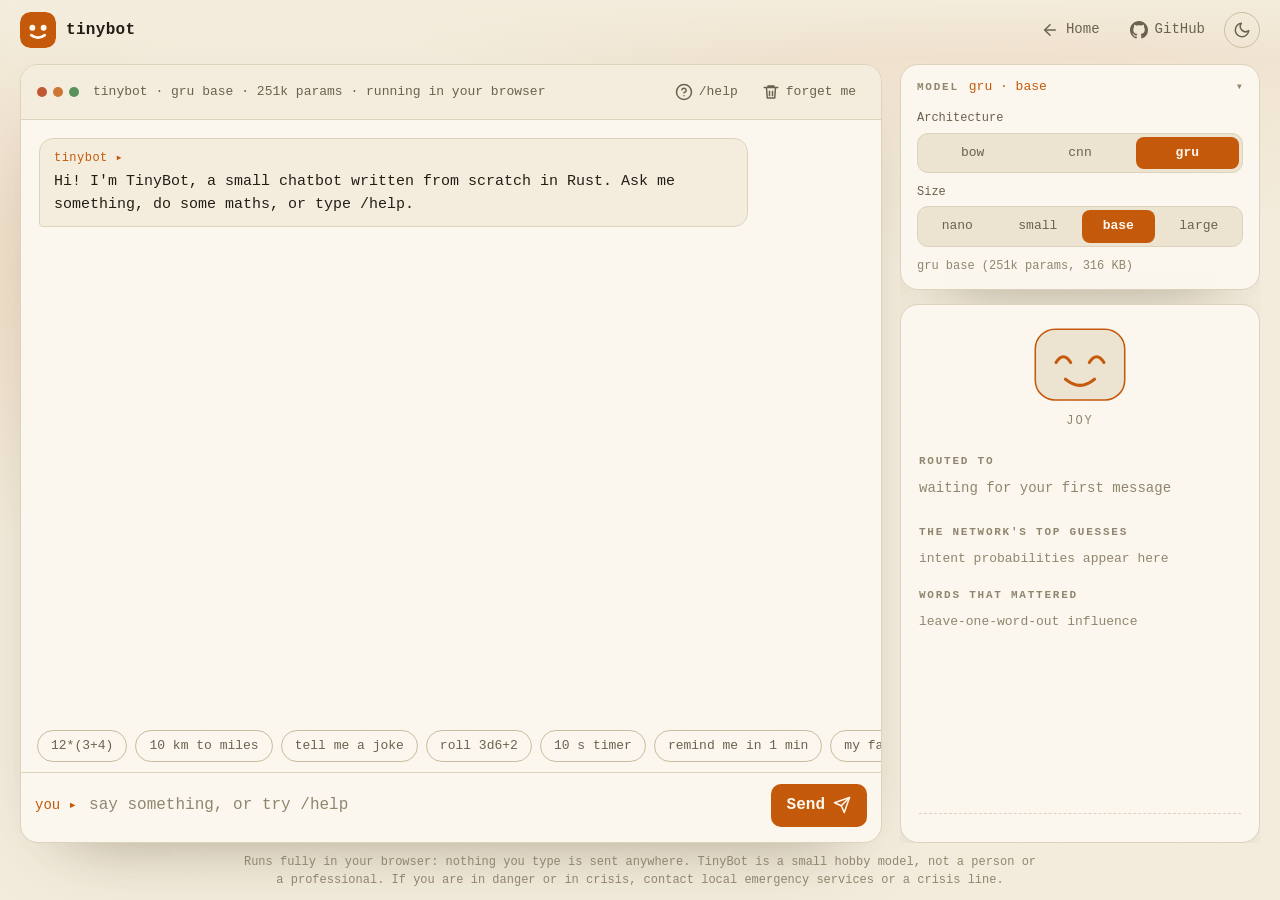
<file: web/chat.html>
<!doctype html>
<html lang="en">
<head>
  <meta charset="utf-8">
  <meta name="viewport" content="width=device-width, initial-scale=1">
  <title>TinyBot chat</title>
  <meta name="description" content="Chat with TinyBot, a 251k-parameter neural chatbot running in your browser as WebAssembly, and watch the network decide.">
  <meta name="color-scheme" content="dark light">
  <meta property="og:title" content="TinyBot chat">
  <meta property="og:description" content="Chat with TinyBot, a 251k-parameter neural chatbot running in your browser as WebAssembly, and watch the network decide.">
  <meta property="og:type" content="website">
  <meta property="og:url" content="https://tinybot-self.vercel.app/chat">
  <meta property="og:image" content="https://tinybot-self.vercel.app/og.png">
  <meta property="og:image:width" content="1200">
  <meta property="og:image:height" content="630">
  <meta name="twitter:card" content="summary_large_image">
  <meta name="twitter:image" content="https://tinybot-self.vercel.app/og.png">
  <link rel="icon" href="data:image/svg+xml,%3Csvg xmlns='http://www.w3.org/2000/svg' viewBox='0 0 32 32'%3E%3Crect width='32' height='32' rx='8' fill='%23ffb347'/%3E%3Ccircle cx='11' cy='14' r='2.6' fill='%230e0d0b'/%3E%3Ccircle cx='21' cy='14' r='2.6' fill='%230e0d0b'/%3E%3Cpath d='M10 21q6 4 12 0' stroke='%230e0d0b' stroke-width='2.4' fill='none' stroke-linecap='round'/%3E%3C/svg%3E">
  <link rel="stylesheet" href="style.css">
</head>
<body class="chat-page">
  <a class="skip" href="#input">Skip to the message box</a>

  <header class="top">
    <a class="mark" href="index.html" aria-label="TinyBot home"><svg viewBox="0 0 32 32" aria-hidden="true"><rect class="bg" width="32" height="32" rx="9"/><circle class="fg" cx="11" cy="14" r="2.6"/><circle class="fg" cx="21" cy="14" r="2.6"/><path class="fs" d="M10 20.5q6 4.5 12 0"/></svg><span>tinybot</span></a>
    <nav aria-label="Page">
      <a href="index.html"><svg class="ico" viewBox="0 0 24 24" aria-hidden="true"><path d="M19 12H5"/><path d="m12 19-7-7 7-7"/></svg><span class="txt">Home</span></a>
      <a href="https://github.com/Trushi28/tinybot" rel="noopener" aria-label="TinyBot on GitHub"><svg class="ico fill" viewBox="0 0 16 16" aria-hidden="true"><path d="M8 0C3.58 0 0 3.58 0 8c0 3.54 2.29 6.53 5.47 7.59.4.07.55-.17.55-.38 0-.19-.01-.82-.01-1.49-2.01.37-2.53-.49-2.69-.94-.09-.23-.48-.94-.82-1.13-.28-.15-.68-.52-.01-.53.63-.01 1.08.58 1.23.82.72 1.21 1.87.87 2.33.66.07-.52.28-.87.51-1.07-1.78-.2-3.64-.89-3.64-3.95 0-.87.31-1.59.82-2.15-.08-.2-.36-1.02.08-2.12 0 0 .67-.21 2.2.82.64-.18 1.32-.27 2-.27.68 0 1.36.09 2 .27 1.53-1.04 2.2-.82 2.2-.82.44 1.1.16 1.92.08 2.12.51.56.82 1.27.82 2.15 0 3.07-1.87 3.75-3.65 3.95.29.25.54.73.54 1.48 0 1.07-.01 1.93-.01 2.2 0 .21.15.46.55.38A8.013 8.013 0 0 0 16 8c0-4.42-3.58-8-8-8z"/></svg><span class="txt">GitHub</span></a>
      <button type="button" id="theme" class="only-icon" aria-label="Switch colour theme" title="Switch colour theme"><span class="i-sun"><svg class="ico" viewBox="0 0 24 24" aria-hidden="true"><circle cx="12" cy="12" r="4"/><path d="M12 2v2M12 20v2M4.9 4.9l1.4 1.4M17.7 17.7l1.4 1.4M2 12h2M20 12h2M4.9 19.1l1.4-1.4M17.7 6.3l1.4-1.4"/></svg></span><span class="i-moon"><svg class="ico" viewBox="0 0 24 24" aria-hidden="true"><path d="M21 12.8A9 9 0 1 1 11.2 3a7 7 0 0 0 9.8 9.8z"/></svg></span></button>
    </nav>
  </header>

  <main class="shell">
    <section class="console" aria-label="Chat with TinyBot">
      <div class="console-bar">
        <span class="dots" aria-hidden="true"><i></i><i></i><i></i></span>
        <span class="console-title" id="status">warming up…</span>
        <span class="console-actions">
          <button type="button" id="help" class="tbtn"><svg class="ico" viewBox="0 0 24 24" aria-hidden="true"><circle cx="12" cy="12" r="10"/><path d="M9.1 9a3 3 0 0 1 5.8 1c0 2-3 3-3 3M12 17h.01"/></svg>/help</button>
          <button type="button" id="reset" class="tbtn" title="Forget your notes, XP and progress on this device"><svg class="ico" viewBox="0 0 24 24" aria-hidden="true"><path d="M3 6h18M8 6V4h8v2M6 6l1 14h10l1-14M10 11v6M14 11v6"/></svg>forget me</button>
        </span>
      </div>
      <div id="log" class="log" tabindex="0" aria-label="Conversation"></div>
      <div id="announce" class="sr" aria-live="polite"></div>
      <div class="chips" id="chips" hidden>
        <button type="button" data-q="what is 12*(3+4)">12*(3+4)</button>
        <button type="button" data-q="10 km to miles">10 km to miles</button>
        <button type="button" data-q="tell me a joke">tell me a joke</button>
        <button type="button" data-q="roll 3d6+2">roll 3d6+2</button>
        <button type="button" data-q="set a timer for 10 seconds">10 s timer</button>
        <button type="button" data-q="remind me in 1 minute to stretch">remind me in 1 min</button>
        <button type="button" data-q="my favorite color is teal">my favourite colour is teal</button>
        <button type="button" data-q="how many days until 2026-12-25">days until Christmas</button>
      </div>
      <form id="form" autocomplete="off">
        <label class="sr" for="input">Message</label>
        <span class="prompt" aria-hidden="true">you ▸</span>
        <input id="input" type="text" maxlength="400" placeholder="say something, or try /help" disabled enterkeyhint="send" spellcheck="false" autofocus>
        <button type="submit" disabled aria-label="Send">Send</button>
      </form>
    </section>

    <div class="rail">
      <section id="timers" aria-label="Timers"></section>
      <details class="picker" id="picker" open hidden>
        <summary><span class="pk-title">Model</span><span class="pk-now" id="pk-now"></span></summary>
        <div class="pk-body">
          <div class="pk-row"><span class="pk-label" id="pk-arch-l">Architecture</span><div class="seg" role="radiogroup" aria-labelledby="pk-arch-l" id="pk-arch"></div></div>
          <div class="pk-row"><span class="pk-label" id="pk-size-l">Size</span><div class="seg" role="radiogroup" aria-labelledby="pk-size-l" id="pk-size"></div></div>
          <p class="pk-note" id="pk-note" aria-live="polite"></p>
        </div>
      </details>
      <aside class="brain" aria-label="What the network is thinking">
        <div class="face-wrap">
          <svg id="face" class="face" viewBox="0 0 200 160" role="img" aria-label="TinyBot's face" data-emo="neutral"><rect class="head" x="14" y="12" width="172" height="136" rx="38"/><g class="eyes"></g><g class="mouth"></g></svg>
          <p class="mood"><span id="mood">neutral</span></p>
        </div>
        <h2>Routed to</h2>
        <p class="route" id="route"><span class="idle">waiting for your first message</span></p>
        <h2>The network's top guesses</h2>
        <ol class="bars" id="bars"><li class="idle">intent probabilities appear here</li></ol>
        <h2>Words that mattered</h2>
        <p class="words" id="words"><span class="idle">leave-one-word-out influence</span></p>
        <p class="meter" id="meter"></p>
      </aside>
    </div>
  </main>

  <footer class="slim">
    <p>Runs fully in your browser: nothing you type is sent anywhere. TinyBot is a small hobby model, not a person or a professional. If you are in danger or in crisis, contact local emergency services or a crisis line.</p>
  </footer>
  <noscript><p class="noscript">TinyBot needs JavaScript and WebAssembly.</p></noscript>
  <script type="module" src="chat.js"></script>
</body>
</html>
</file>
<file: web/style.css>
/* TinyBot: a lab-instrument look. Warm black, amber phosphor, a serif for the headline, monospace for everything the machine says. */
:root {
  --bg: #0e0d0b; --bg2: #14120f; --panel: #181612; --panel2: #1e1b16; --line: #2c2820; --line2: #3a352b;
  --ink: #f1e8d6; --muted: #a39a88; --dim: #6f6859;
  --amber: #ffb347; --amber-ink: #1a1306; --hot: #ff6a2b; --ok: #8fd18f; --cool: #6ec9c4;
  --me: #2a2418; --glow: rgba(255, 179, 71, .16); --grain: .07; --shadow: 0 30px 80px -40px #000;
  --serif: "Iowan Old Style", "Palatino Linotype", Palatino, "Book Antiqua", "URW Palladio L", Georgia, serif;
  --mono: ui-monospace, "SF Mono", "Cascadia Code", "JetBrains Mono", "Fira Code", Menlo, Consolas, "Liberation Mono", monospace;
  --radius: 14px;
}
:root[data-theme="light"] {
  --bg: #f3ecdc; --bg2: #ece3d0; --panel: #fbf7ee; --panel2: #f4eddd; --line: #ddd2bb; --line2: #c9bc9f;
  --ink: #221d14; --muted: #6a604d; --dim: #8f846d;
  --amber: #c4580a; --amber-ink: #fff8ee; --hot: #b3320a; --ok: #2f7a3a; --cool: #1b7c78;
  --me: #efe2c6; --glow: rgba(196, 88, 10, .12); --grain: .05; --shadow: 0 30px 70px -45px rgba(60, 40, 10, .55);
}
@media (prefers-color-scheme: light) {
  :root:not([data-theme="dark"]) {
    --bg: #f3ecdc; --bg2: #ece3d0; --panel: #fbf7ee; --panel2: #f4eddd; --line: #ddd2bb; --line2: #c9bc9f;
    --ink: #221d14; --muted: #6a604d; --dim: #8f846d;
    --amber: #c4580a; --amber-ink: #fff8ee; --hot: #b3320a; --ok: #2f7a3a; --cool: #1b7c78;
    --me: #efe2c6; --glow: rgba(196, 88, 10, .12); --grain: .05; --shadow: 0 30px 70px -45px rgba(60, 40, 10, .55);
  }
}

* { box-sizing: border-box; }
html { scroll-behavior: smooth; scroll-padding-top: 72px; }
body {
  margin: 0; color: var(--ink); font: 16px/1.55 var(--mono); background: var(--bg); min-height: 100vh;
  background-image: radial-gradient(900px 500px at 78% -80px, var(--glow), transparent 70%), radial-gradient(700px 400px at -10% 30%, var(--glow), transparent 70%);
  background-repeat: no-repeat; -webkit-font-smoothing: antialiased;
}
/* film grain */
body::before {
  content: ""; position: fixed; inset: 0; pointer-events: none; z-index: 50; opacity: var(--grain); mix-blend-mode: overlay;
  background-image: url("data:image/svg+xml,%3Csvg xmlns='http://www.w3.org/2000/svg' width='160' height='160'%3E%3Cfilter id='n'%3E%3CfeTurbulence type='fractalNoise' baseFrequency='.9' numOctaves='2' stitchTiles='stitch'/%3E%3C/filter%3E%3Crect width='100%25' height='100%25' filter='url(%23n)'/%3E%3C/svg%3E");
}
a { color: inherit; }
button { font: inherit; color: inherit; cursor: pointer; }
:focus-visible { outline: 2px solid var(--amber); outline-offset: 3px; border-radius: 6px; }
.sr { position: absolute; width: 1px; height: 1px; overflow: hidden; clip: rect(0 0 0 0); white-space: nowrap; }
.skip { position: absolute; left: 12px; top: -48px; background: var(--amber); color: var(--amber-ink); padding: 8px 12px; border-radius: 8px; z-index: 100; }
.skip:focus { top: 12px; }
.idle { color: var(--dim); }
.ico { width: 18px; height: 18px; flex: none; fill: none; stroke: currentColor; stroke-width: 2; stroke-linecap: round; stroke-linejoin: round; }
.ico.fill { fill: currentColor; stroke: none; }

/* ---------- top bar ---------- */
.top { position: sticky; top: 0; z-index: 40; display: flex; align-items: center; justify-content: space-between; gap: 16px;
  padding: 12px max(24px, calc((100vw - 1160px) / 2 + 24px)); backdrop-filter: blur(10px); background: linear-gradient(var(--bg), transparent); }
.chat-page .top { padding-inline: max(20px, calc((100vw - 1400px) / 2 + 20px)); }
.mark { display: inline-flex; align-items: center; gap: 10px; text-decoration: none; font-weight: 700; letter-spacing: .02em; }
.mark svg { width: 36px; height: 36px; border-radius: 10px; display: block; }
.mark .bg { fill: var(--amber); } .mark .fg { fill: var(--amber-ink); } .mark .fs { fill: none; stroke: var(--amber-ink); stroke-width: 2.4; stroke-linecap: round; }
.top nav { display: flex; align-items: center; gap: 8px; font-size: 14px; color: var(--muted); }
.top nav a, .top nav button { display: inline-flex; align-items: center; gap: 7px; text-decoration: none; padding: 7px 11px; border-radius: 999px; background: none; border: 0; }
.top nav a:hover, .top nav button:hover { color: var(--ink); background: var(--panel2); }
.top nav .only-icon { padding: 8px; border: 1px solid var(--line2); }
/* the theme button shows the theme you would switch to: a sun while dark, a moon while light */
.only-icon { width: 36px; height: 36px; padding: 0 !important; justify-content: center; }
.i-sun, .i-moon { display: inline-grid; line-height: 0; }
.i-moon { display: none; }
:root[data-theme="light"] .i-sun { display: none; } :root[data-theme="light"] .i-moon { display: inline-grid; }
@media (prefers-color-scheme: light) {
  :root:not([data-theme="dark"]) .i-sun { display: none; } :root:not([data-theme="dark"]) .i-moon { display: inline-grid; }
}

/* ---------- buttons ---------- */
.btn { display: inline-flex; align-items: center; gap: 8px; padding: 10px 18px; border-radius: 12px; border: 1px solid var(--line2); text-decoration: none; font-weight: 600; font-size: 15px; background: transparent; color: var(--ink); transition: .15s; }
.btn:hover { border-color: var(--amber); color: var(--amber); }
.btn.primary { background: var(--amber); border-color: var(--amber); color: var(--amber-ink); }
.btn.primary:hover { filter: brightness(1.08); color: var(--amber-ink); }

/* ---------- hero (home) ---------- */
.hero { max-width: 1160px; margin: 0 auto; padding: 44px 24px 12px; display: grid; grid-template-columns: minmax(0, 1fr) 430px; gap: 40px; align-items: start; }
.eyebrow { margin: 0 0 18px; color: var(--amber); font-size: 13px; letter-spacing: .18em; text-transform: uppercase; }
h1 { margin: 0; max-width: 15ch; font: 400 clamp(42px, 6.4vw, 92px)/.98 var(--serif); letter-spacing: -.03em; }
h1 em { font-style: italic; color: var(--amber); position: relative; white-space: nowrap; }
h1 em::after { content: ""; position: absolute; left: 0; right: 0; bottom: -.04em; height: .06em; background: currentColor; opacity: .5; border-radius: 4px; }
.lede { max-width: 56ch; margin: 26px 0 0; color: var(--muted); font: 400 clamp(17px, 1.8vw, 20px)/1.6 var(--serif); }
.cta { display: flex; flex-wrap: wrap; gap: 12px; margin-top: 28px; }
.stats { display: grid; grid-template-columns: repeat(4, auto); justify-content: start; margin: 32px 0 0; border: 1px solid var(--line); border-radius: var(--radius); background: var(--panel); overflow: hidden; width: fit-content; max-width: 100%; }
.stats div { padding: 12px 20px; border-right: 1px solid var(--line); }
.stats div:last-child { border-right: 0; }
.stats dt { color: var(--dim); font-size: 11px; letter-spacing: .12em; text-transform: uppercase; }
.stats dd { margin: 2px 0 0; font: 400 28px/1.1 var(--serif); color: var(--amber); }

/* ---------- quick chat card (home) ---------- */
.quick, .console, .brain { background: var(--panel); border: 1px solid var(--line); border-radius: 18px; box-shadow: var(--shadow), 0 0 0 1px rgba(255,255,255,.02) inset; }
.quick { display: flex; flex-direction: column; height: 540px; overflow: hidden; position: sticky; top: 76px; }
.q-bar { display: flex; align-items: center; gap: 12px; padding: 10px 12px 10px 14px; border-bottom: 1px solid var(--line); background: var(--panel2); }
.q-bar .face { width: 44px; flex: none; }
.q-title { flex: 1; min-width: 0; display: flex; flex-direction: column; line-height: 1.25; font-weight: 700; font-size: 14px; }
.q-title small { color: var(--dim); font-weight: 400; font-size: 12px; overflow: hidden; text-overflow: ellipsis; white-space: nowrap; }
.q-bar .btn { padding: 7px 12px; font-size: 13px; border-radius: 10px; white-space: nowrap; }

/* ---------- console (shared by both chats) ---------- */
.console { display: flex; flex-direction: column; min-height: 0; overflow: hidden; }
.console-bar { display: flex; align-items: center; gap: 14px; padding: 12px 16px; border-bottom: 1px solid var(--line); background: var(--panel2); font-size: 13px; color: var(--muted); }
.dots { display: inline-flex; gap: 6px; }
.dots i { width: 10px; height: 10px; border-radius: 50%; background: var(--line2); }
.dots i:nth-child(1) { background: var(--hot); opacity: .8; } .dots i:nth-child(2) { background: var(--amber); opacity: .8; } .dots i:nth-child(3) { background: var(--ok); opacity: .8; }
.console-title { flex: 1; min-width: 0; overflow: hidden; text-overflow: ellipsis; white-space: nowrap; }
.console-actions { display: flex; gap: 6px; }
.tbtn { display: inline-flex; align-items: center; gap: 6px; background: none; border: 0; padding: 5px 9px; border-radius: 8px; color: var(--muted); font-size: 13px; }
.tbtn:hover { color: var(--amber); background: var(--panel); }
.log { flex: 1; min-height: 0; overflow-y: auto; padding: 18px 18px 8px; display: flex; flex-direction: column; gap: 10px; scrollbar-width: thin; scrollbar-color: var(--line2) transparent; }
.msg { max-width: 86%; padding: 10px 14px; border-radius: 14px; white-space: pre-wrap; overflow-wrap: anywhere; font-size: 15px; animation: pop .22s ease-out both; }
.msg.bot { align-self: flex-start; background: var(--panel2); border: 1px solid var(--line); border-bottom-left-radius: 4px; }
.msg.bot::before { content: "tinybot ▸ "; color: var(--amber); font-size: 12px; display: block; margin-bottom: 2px; letter-spacing: .04em; }
.msg.me { align-self: flex-end; background: var(--me); border: 1px solid var(--line2); border-bottom-right-radius: 4px; }
.msg.cmd { align-self: stretch; max-width: 100%; font-size: 13px; line-height: 1.55; background: transparent; border: 1px dashed var(--line2); color: var(--muted); }
.msg.err { border-color: var(--hot); }
.msg.caret::after { content: "▌"; color: var(--amber); animation: blink 1s steps(2) infinite; }
.toast { align-self: flex-start; font-size: 12.5px; color: var(--amber); border: 1px solid var(--line2); border-radius: 999px; padding: 3px 12px; animation: pop .25s ease-out both; }
.debug { align-self: flex-start; color: var(--dim); font-size: 12px; }
.chips { display: flex; gap: 8px; overflow-x: auto; padding: 8px 16px 10px; scrollbar-width: none; }
.chips[hidden] { display: none; }
.chips button { flex: none; background: transparent; border: 1px solid var(--line2); color: var(--muted); border-radius: 999px; padding: 5px 13px; font-size: 13px; transition: .15s; }
.chips button:hover { color: var(--amber-ink); background: var(--amber); border-color: var(--amber); }
form { display: flex; align-items: center; gap: 10px; padding: 10px 14px 14px; border-top: 1px solid var(--line); }
.prompt { color: var(--amber); font-size: 14px; flex: none; }
input { flex: 1; min-width: 0; background: transparent; border: 0; color: var(--ink); font: inherit; font-size: 16px; padding: 10px 2px; caret-color: var(--amber); }
input:focus { outline: none; }
input::placeholder { color: var(--dim); }
form button { display: inline-flex; align-items: center; gap: 8px; background: var(--amber); color: var(--amber-ink); border: 0; border-radius: 10px; padding: 9px 16px; font-weight: 700; }
form button:hover:not(:disabled) { filter: brightness(1.08); }
button:disabled, input:disabled { opacity: .5; cursor: not-allowed; }

/* ---------- face ---------- */
.face { width: 168px; height: auto; overflow: visible; }
.face .head { fill: var(--bg2); stroke: var(--amber); stroke-width: 3; }
.face .st { fill: none; stroke: var(--amber); stroke-width: 6; stroke-linecap: round; stroke-linejoin: round; }
.face .fl { fill: var(--amber); stroke: none; }
.face .eye { transform-box: fill-box; transform-origin: center; animation: eyeblink 5.5s infinite; }
.face .eye.r { animation-delay: .04s; }
.face[data-emo="sleepy"] .eye, .face[data-emo="asleep"] .eye { animation: none; }
.face.talking .mouth { animation: talk .22s ease-in-out infinite alternate; transform-box: fill-box; transform-origin: center; }
.face.swap .eyes, .face.swap .mouth { animation: swap .25s ease-out; }
.face.mini .head { stroke-width: 5; } .face.mini .st { stroke-width: 9; }

/* ---------- brain panel + rail (chat page) ---------- */
.brain { padding: 18px 18px 16px; display: flex; flex-direction: column; gap: 6px; min-width: 0; }
.face-wrap { display: flex; flex-direction: column; align-items: center; padding: 6px 0 10px; }
.mood { margin: 6px 0 0; font-size: 12px; letter-spacing: .16em; text-transform: uppercase; color: var(--dim); }
.brain h2 { margin: 12px 0 2px; font-size: 11px; letter-spacing: .16em; text-transform: uppercase; color: var(--dim); font-weight: 600; }
.route { margin: 0; font-size: 14px; min-height: 28px; }
.pill { display: inline-block; padding: 3px 11px; border-radius: 999px; background: var(--amber); color: var(--amber-ink); font-weight: 700; font-size: 13px; }
.pill.skill { background: var(--cool); color: #04201e; }
.pill.warn { background: var(--hot); color: #fff; }
.route small { color: var(--muted); margin-left: 8px; }
.bars { list-style: none; margin: 0; padding: 0; display: grid; gap: 7px; font-size: 13px; }
.bars li { display: grid; grid-template-columns: 1fr auto; gap: 2px 8px; align-items: end; }
.bars .bar { grid-column: 1 / -1; height: 6px; border-radius: 4px; background: var(--line); overflow: hidden; }
.bars .bar b { display: block; height: 100%; width: 100%; transform: scaleX(0); transform-origin: left; background: linear-gradient(90deg, var(--hot), var(--amber)); border-radius: 4px; transition: transform .6s cubic-bezier(.2, .8, .2, 1); }
.bars li:not(:first-child) .bar b { background: var(--line2); }
.bars .nm { overflow: hidden; text-overflow: ellipsis; white-space: nowrap; }
.bars .pc { color: var(--muted); font-variant-numeric: tabular-nums; }
.words { margin: 0; display: flex; flex-wrap: wrap; gap: 6px; font-size: 13px; min-height: 26px; }
.w { padding: 2px 9px; border-radius: 6px; border: 1px solid var(--line2); background: rgba(255, 179, 71, calc(var(--k, 0) * .5)); }
.w.neg { background: rgba(110, 201, 196, calc(var(--k, 0) * .45)); text-decoration: line-through; text-decoration-color: var(--dim); }
.w i { font-style: normal; color: var(--dim); font-size: 11px; margin-left: 5px; }
.meter { margin: auto 0 0; padding-top: 12px; font-size: 12px; color: var(--dim); border-top: 1px dashed var(--line); }
.meter b { color: var(--amber); font-weight: 600; }

/* ---------- full chat page layout ---------- */
.chat-page { height: 100dvh; display: flex; flex-direction: column; overflow: hidden; }
.shell { flex: 1; min-height: 0; width: 100%; max-width: 1400px; margin: 0 auto; padding: 4px 20px 10px; display: grid; grid-template-columns: minmax(0, 1fr) 360px; gap: 18px; }
.shell .console { height: 100%; }
.rail { min-height: 0; overflow-y: auto; display: flex; flex-direction: column; gap: 14px; scrollbar-width: thin; scrollbar-color: var(--line2) transparent; }
.rail .face { width: 104px; }
.rail .face-wrap { padding: 0 0 4px; }
.rail .brain { flex: 1 0 auto; }
.rail .timer-dock { flex: none; }
.slim { padding: 0 20px 10px; text-align: center; color: var(--dim); font-size: 12px; }
.slim p { margin: 0 auto; max-width: 110ch; }

/* ---------- timer window ---------- */
.timer-dock { background: var(--panel); border: 1px solid var(--line2); border-radius: 16px; box-shadow: var(--shadow), 0 0 0 1px rgba(255,255,255,.02) inset; overflow: hidden; animation: dock-in .35s cubic-bezier(.2, .9, .3, 1.2) both; }
.timer-dock[hidden] { display: none; }
.timer-dock.floating { position: fixed; right: 20px; bottom: 20px; z-index: 45; width: 268px; }
.td-head { display: flex; align-items: center; justify-content: space-between; padding: 8px 8px 8px 14px; background: var(--panel2); border-bottom: 1px solid var(--line); }
.td-title { display: inline-flex; align-items: center; gap: 8px; font-size: 12px; letter-spacing: .14em; text-transform: uppercase; color: var(--muted); font-weight: 600; }
.td-btn { background: none; border: 0; color: var(--dim); width: 28px; height: 28px; border-radius: 8px; display: inline-grid; place-items: center; }
.td-btn:hover { color: var(--amber); background: var(--panel); }
.td-btn .ico { width: 16px; height: 16px; }
.td-list { list-style: none; margin: 0; padding: 6px; display: grid; gap: 4px; max-height: 40vh; overflow-y: auto; }
.td-item { display: flex; align-items: center; gap: 10px; padding: 6px 4px 6px 6px; border-radius: 12px; animation: pop .25s ease-out both; transition: opacity .2s, transform .2s; }
.td-item.out { opacity: 0; transform: translateX(14px); }
.td-ring { position: relative; width: 64px; height: 64px; flex: none; }
.td-ring svg { width: 100%; height: 100%; display: block; }
.td-ring circle { fill: none; stroke-width: 5; }
.td-ring .trk { stroke: var(--line); }
.td-ring .prg { stroke: var(--amber); stroke-linecap: round; transition: stroke-dashoffset .3s linear; }
.td-item.soon .prg { stroke: var(--hot); }
.td-num { position: absolute; inset: 0; display: grid; place-items: center; font-size: 14px; font-weight: 700; font-variant-numeric: tabular-nums; letter-spacing: -.02em; }
.td-meta { flex: 1; min-width: 0; display: flex; flex-direction: column; line-height: 1.3; }
.td-label { font-size: 14px; overflow: hidden; text-overflow: ellipsis; white-space: nowrap; }
.td-state { font-size: 12px; color: var(--dim); }
.td-item.done { background: var(--toast-bg, rgba(255, 106, 43, .14)); animation: ring-pulse .7s ease-in-out 4; }
.td-item.done .td-state { color: var(--hot); font-weight: 700; }
.td-item.done .prg { stroke: var(--hot); }

/* ---------- sections (home) ---------- */
.how, .inside { max-width: 1160px; margin: 0 auto; padding: 84px 24px 0; }
.sect { margin: 0 0 28px; font: 400 clamp(30px, 4vw, 46px)/1.05 var(--serif); letter-spacing: -.02em; }
.steps { list-style: none; margin: 0; padding: 0; display: grid; grid-template-columns: repeat(4, 1fr); border-top: 1px solid var(--line2); }
.steps li { padding: 20px 22px 8px 0; }
.steps li + li { padding-left: 22px; border-left: 1px solid var(--line); }
.steps .n { color: var(--amber); font-size: 13px; letter-spacing: .12em; }
.steps h3, .grid h3 { margin: 6px 0 8px; font: 400 23px/1.15 var(--serif); }
.steps p, .grid p { margin: 0; color: var(--muted); font-size: 14.5px; }
.grid { display: grid; grid-template-columns: repeat(3, 1fr); gap: 16px; }
.grid article { background: var(--panel); border: 1px solid var(--line); border-radius: var(--radius); padding: 20px 22px 22px; transition: transform .2s, border-color .2s; }
.grid article:hover { transform: translateY(-3px); border-color: var(--amber); }
.foot { max-width: 1160px; margin: 84px auto 0; padding: 22px 24px 48px; border-top: 1px solid var(--line); color: var(--dim); font-size: 12.5px; line-height: 1.6; }
.foot p { margin: 0 0 8px; max-width: 80ch; }
.foot a:hover { color: var(--amber); }
.noscript { text-align: center; padding: 24px; }

/* ---------- motion ---------- */
.reveal { animation: rise .7s cubic-bezier(.2, .8, .2, 1) both; }
.hero-copy .reveal:nth-child(2) { animation-delay: .06s; } .hero-copy .reveal:nth-child(3) { animation-delay: .14s; } .hero-copy .reveal:nth-child(4) { animation-delay: .2s; } .hero-copy .reveal:nth-child(5) { animation-delay: .26s; }
.quick.reveal { animation-delay: .2s; }
@keyframes rise { from { opacity: 0; transform: translateY(18px); } }
@keyframes pop { from { opacity: 0; transform: translateY(6px) scale(.98); } }
@keyframes dock-in { from { opacity: 0; transform: translateX(24px) scale(.96); } }
@keyframes ring-pulse { 50% { background: rgba(255, 106, 43, .3); } }
@keyframes blink { 50% { opacity: 0; } }
@keyframes eyeblink { 0%, 93%, 100% { transform: scaleY(1); } 96% { transform: scaleY(.1); } }
@keyframes talk { from { transform: scaleY(.55); } to { transform: scaleY(1.15); } }
@keyframes swap { from { opacity: 0; transform: scale(.9); } }
@media (prefers-reduced-motion: reduce) {
  *, *::before, *::after { animation: none !important; transition: none !important; scroll-behavior: auto !important; }
}

/* ---------- small screens ---------- */
@media (max-width: 1020px) {
  .hero { grid-template-columns: 1fr; gap: 28px; }
  .quick { position: static; height: 560px; }
  .steps { grid-template-columns: 1fr 1fr; } .steps li:nth-child(3) { padding-left: 0; border-left: 0; }
  .grid { grid-template-columns: 1fr; }
  .chat-page { height: auto; min-height: 100dvh; overflow: visible; }
  .shell { display: flex; flex-direction: column; flex: none; }
  .shell .console { height: calc(100dvh - 120px); min-height: 440px; }
  .rail { display: contents; }
  .rail .timer-dock { order: -1; margin-bottom: 10px; }
  .rail .brain { order: 2; margin-top: 14px; }
  .timer-dock.floating { position: fixed; right: 16px; bottom: 16px; z-index: 45; width: 250px; }
}
@media (max-width: 560px) {
  .top { padding: 10px 14px; } .top nav .txt { display: none; } .top nav a, .top nav button { padding: 8px; }
  .hero { padding: 30px 16px 8px; } .how, .inside, .foot { padding-left: 16px; padding-right: 16px; }
  .stats { grid-template-columns: 1fr 1fr; width: 100%; } .stats div { padding: 12px 16px; border-bottom: 1px solid var(--line); }
  .stats div:nth-child(2n) { border-right: 0; } .stats div:nth-last-child(-n+2) { border-bottom: 0; } .stats dd { font-size: 24px; }
  .quick { height: min(76dvh, 560px); } .msg { max-width: 94%; }
  .steps { grid-template-columns: 1fr; } .steps li + li { padding-left: 0; border-left: 0; border-top: 1px solid var(--line); }
  .shell { padding: 2px 10px 8px; } .console-title { display: none; } .console-bar { justify-content: space-between; }
  .timer-dock.floating { right: 12px; bottom: 12px; width: 236px; }
  .slim { display: none; }
}

/* ---------- model picker (chat page) ---------- */
.picker { flex: none; background: var(--panel); border: 1px solid var(--line); border-radius: 18px; box-shadow: var(--shadow), 0 0 0 1px rgba(255,255,255,.02) inset; }
.picker[hidden] { display: none; }
.picker summary { display: flex; align-items: baseline; justify-content: space-between; gap: 10px; padding: 12px 16px; cursor: pointer; list-style: none; border-radius: 18px; }
.picker summary::-webkit-details-marker { display: none; }
.picker summary::after { content: "▾"; color: var(--dim); font-size: 12px; margin-left: auto; transition: transform .15s; }
.picker:not([open]) summary::after { transform: rotate(-90deg); }
.pk-title { font-size: 11px; letter-spacing: .16em; text-transform: uppercase; color: var(--dim); font-weight: 600; }
.pk-now { color: var(--amber); font-size: 13px; }
.pk-body { padding: 0 16px 14px; display: grid; gap: 10px; }
.pk-row { display: grid; gap: 5px; }
.pk-label { font-size: 12px; color: var(--muted); }
.seg { display: flex; flex-wrap: wrap; gap: 4px; padding: 3px; background: var(--bg2); border: 1px solid var(--line); border-radius: 11px; }
.seg button { flex: 1 1 auto; min-width: 0; padding: 6px 8px; border: 0; border-radius: 8px; background: transparent; color: var(--muted); font: inherit; font-size: 13px; cursor: pointer; transition: background .15s, color .15s; }
.seg button:hover:not(:disabled):not([aria-checked="true"]) { color: var(--ink); background: var(--panel2); }
.seg button[aria-checked="true"] { background: var(--amber); color: var(--amber-ink); font-weight: 700; }
.seg button:disabled { opacity: .4; cursor: not-allowed; }
.picker[aria-busy="true"] .seg { opacity: .7; }
.pk-note { margin: 0; font-size: 12px; color: var(--dim); min-height: 1.4em; }
@media (prefers-reduced-motion: reduce) { .seg button, .picker summary::after { transition: none; } }
@media (max-width: 1020px) { .rail .picker { order: -1; margin-bottom: 10px; } }
</file>
